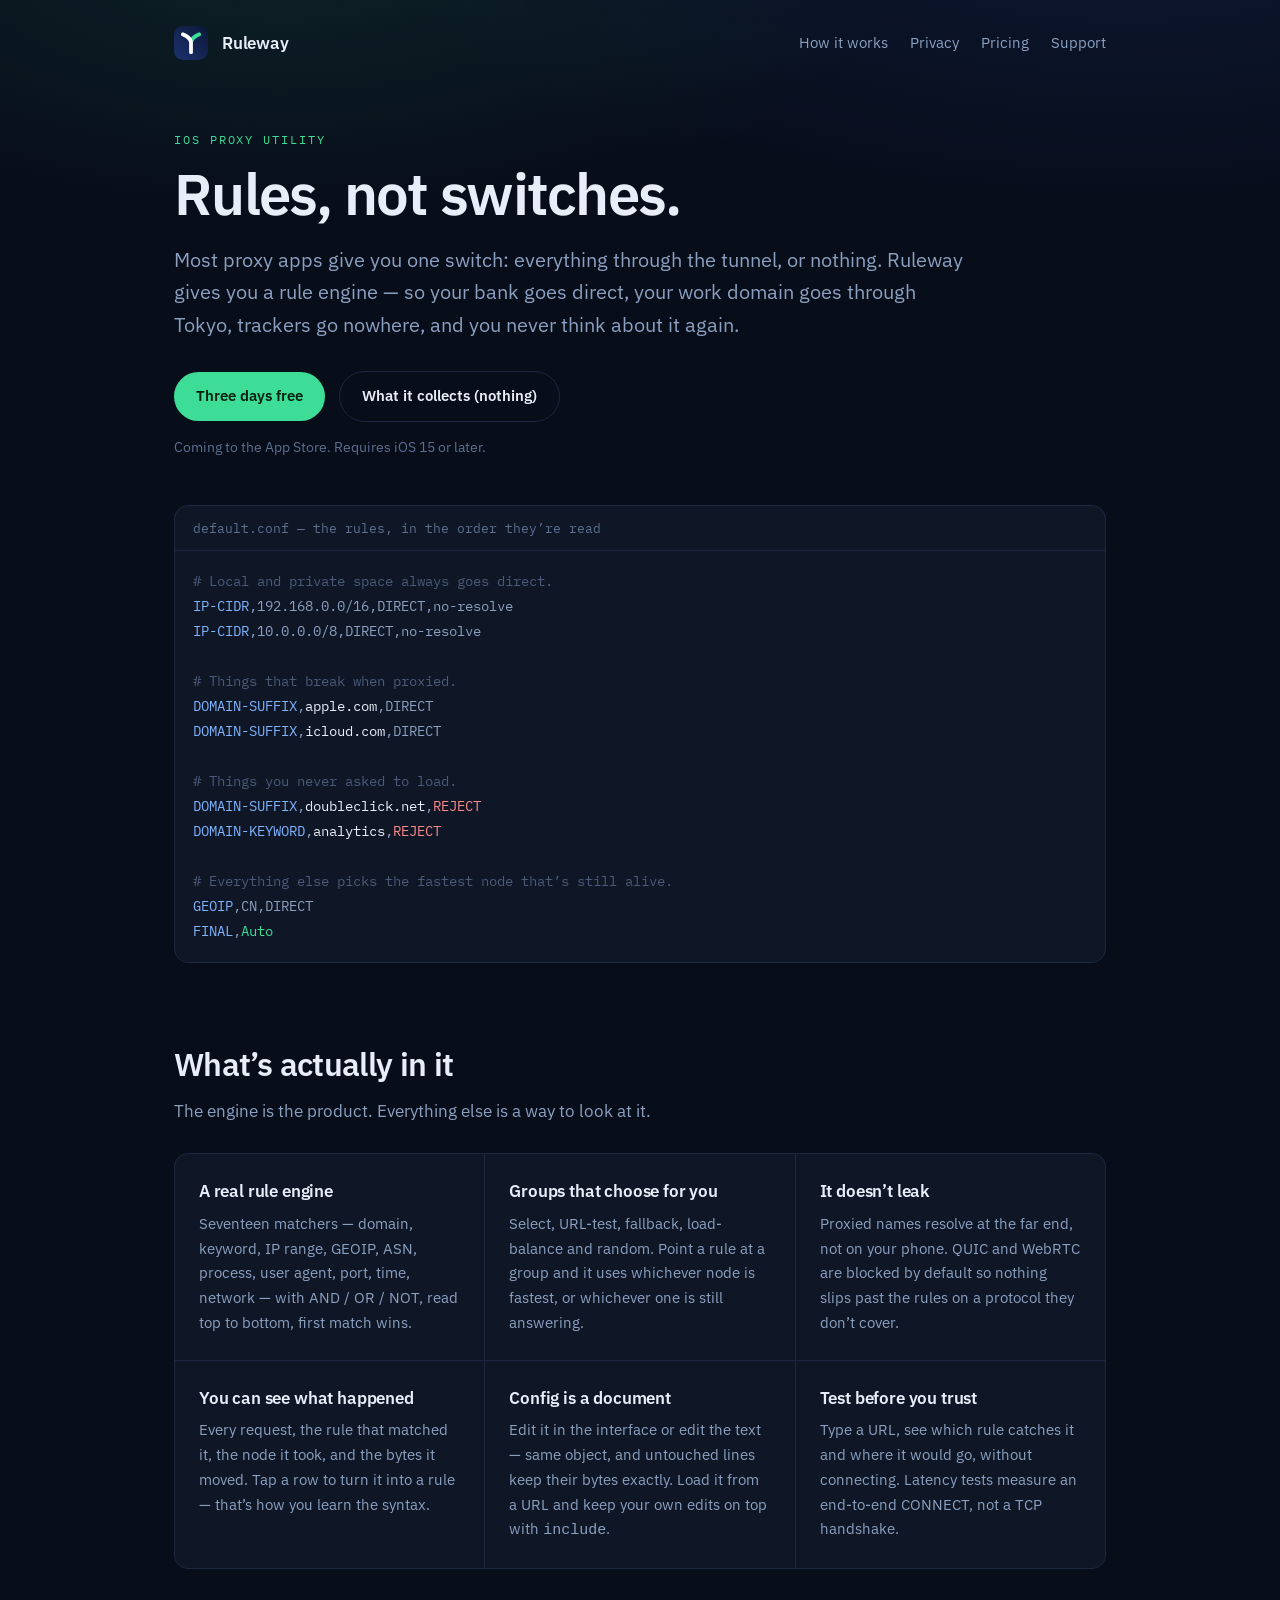
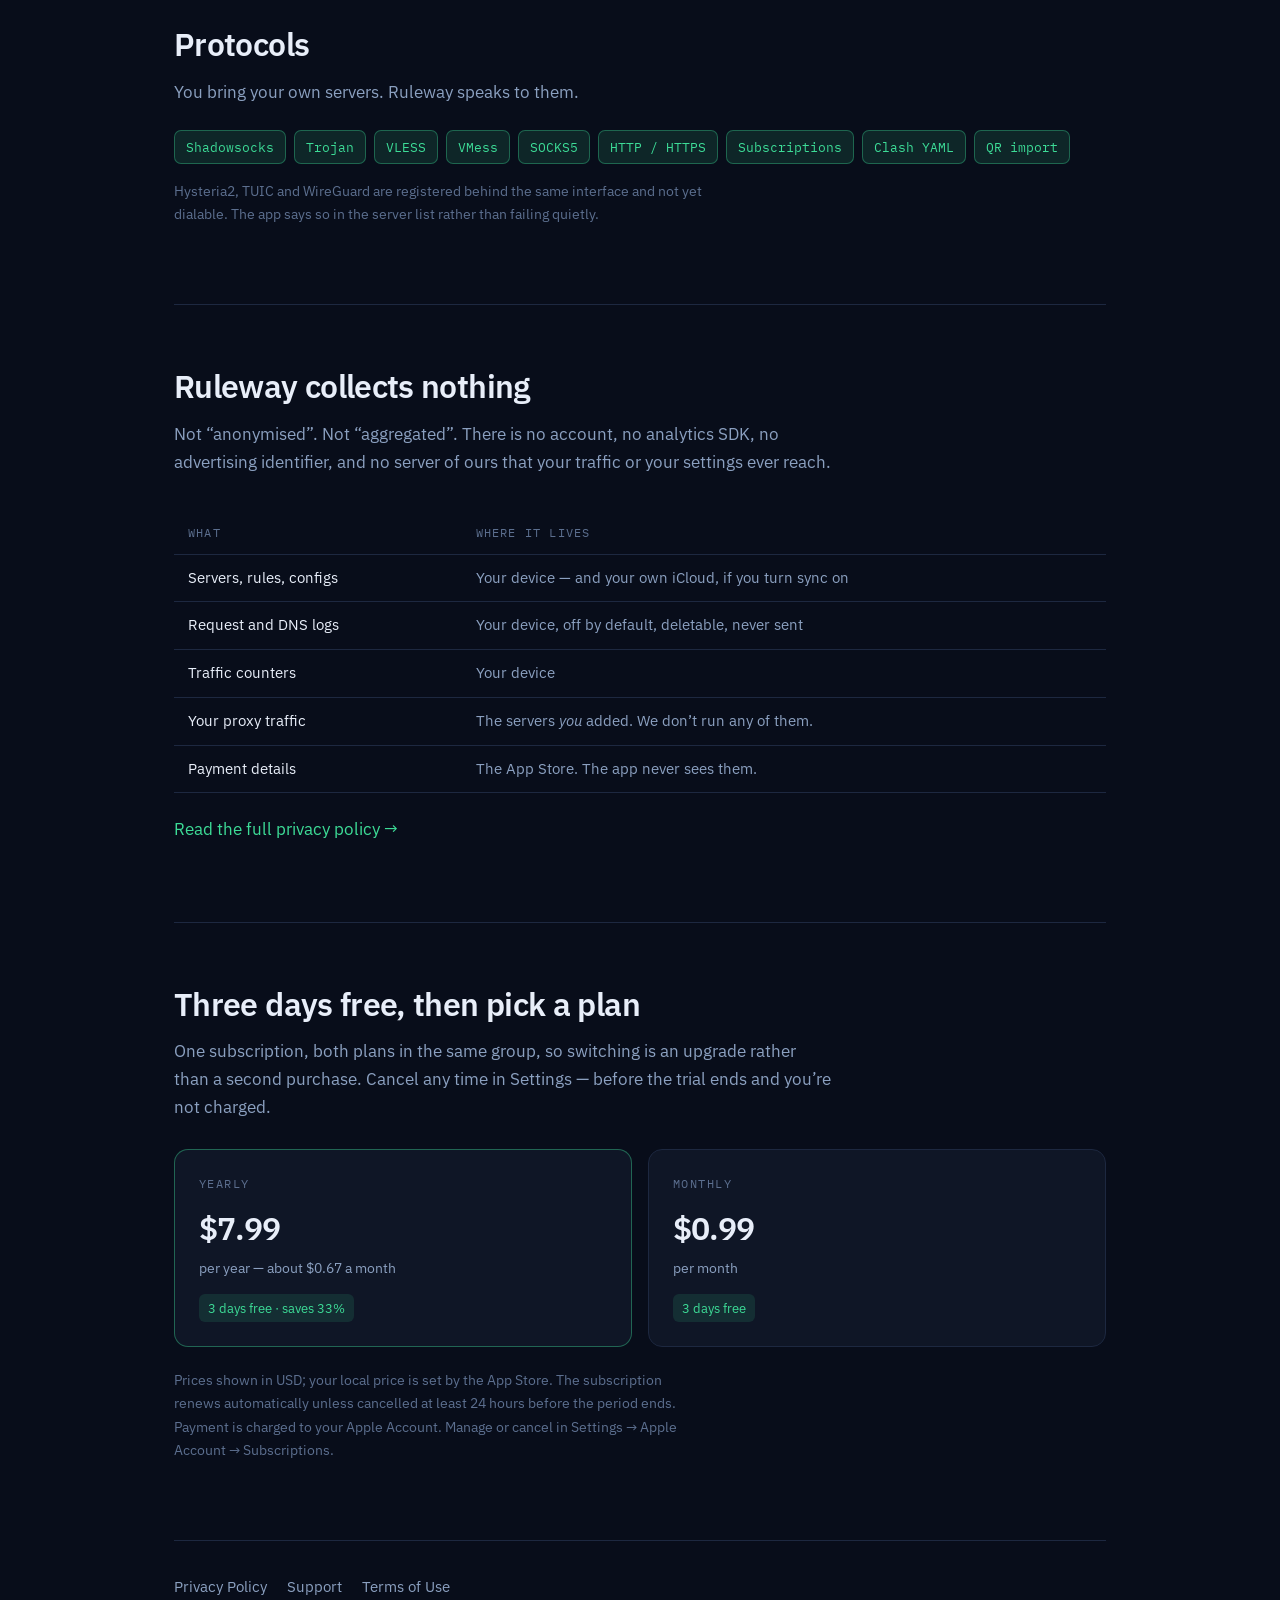
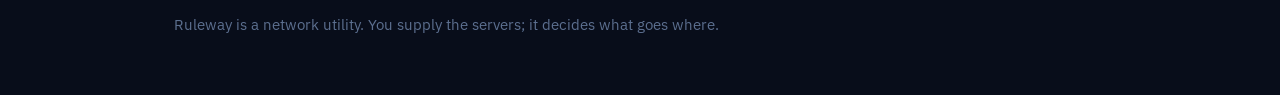
<file: index.html>
<!doctype html>
<html lang="en">
<head>
<meta charset="utf-8">
<meta name="viewport" content="width=device-width, initial-scale=1">
<title>Ruleway — a rule-based proxy client for iOS</title>
<meta name="description" content="Ruleway decides per site what gets proxied, blocked, or sent straight out. Shadowsocks, Trojan, VLESS, VMess, SOCKS5 and HTTP, with a real rule engine behind them.">
<meta name="theme-color" content="#080d1a">
<link rel="icon" href="icon.png">
<link rel="apple-touch-icon" href="icon.png">
<meta property="og:title" content="Ruleway — a rule-based proxy client for iOS">
<meta property="og:description" content="Rules, not switches. Decide per site what gets proxied, blocked, or sent straight out.">
<meta property="og:type" content="website">
<link rel="preconnect" href="https://fonts.googleapis.com">
<link rel="preconnect" href="https://fonts.gstatic.com" crossorigin>
<link rel="stylesheet" href="https://fonts.googleapis.com/css2?family=IBM+Plex+Mono:wght@400;500&family=IBM+Plex+Sans:wght@400;500;600&display=swap">
<link rel="stylesheet" href="style.css">
</head>
<body>

<div class="wrap">
  <header class="masthead">
    <img src="icon.png" alt="">
    <span class="name">Ruleway</span>
    <nav>
      <a href="#how">How it works</a>
      <a href="#privacy">Privacy</a>
      <a href="#pricing">Pricing</a>
      <a href="support.html">Support</a>
    </nav>
  </header>

  <div class="hero">
    <div class="eyebrow">iOS proxy utility</div>
    <h1>Rules, not switches.</h1>
    <p class="lede">
      Most proxy apps give you one switch: everything through the tunnel, or nothing.
      Ruleway gives you a rule engine — so your bank goes direct, your work domain goes
      through Tokyo, trackers go nowhere, and you never think about it again.
    </p>

    <div class="cta-row">
      <a class="btn" href="#pricing">Three days free</a>
      <a class="btn ghost" href="privacy.html">What it collects (nothing)</a>
    </div>
    <p class="note" style="margin-top:14px">Coming to the App Store. Requires iOS&nbsp;15 or later.</p>

    <div class="slab">
      <div class="slab-head">default.conf — the rules, in the order they’re read</div>
<pre><span class="c"># Local and private space always goes direct.</span>
<span class="k">IP-CIDR</span>,192.168.0.0/16,<span class="p-direct">DIRECT</span>,no-resolve
<span class="k">IP-CIDR</span>,10.0.0.0/8,<span class="p-direct">DIRECT</span>,no-resolve

<span class="c"># Things that break when proxied.</span>
<span class="k">DOMAIN-SUFFIX</span>,<span class="v">apple.com</span>,<span class="p-direct">DIRECT</span>
<span class="k">DOMAIN-SUFFIX</span>,<span class="v">icloud.com</span>,<span class="p-direct">DIRECT</span>

<span class="c"># Things you never asked to load.</span>
<span class="k">DOMAIN-SUFFIX</span>,<span class="v">doubleclick.net</span>,<span class="p-reject">REJECT</span>
<span class="k">DOMAIN-KEYWORD</span>,<span class="v">analytics</span>,<span class="p-reject">REJECT</span>

<span class="c"># Everything else picks the fastest node that’s still alive.</span>
<span class="k">GEOIP</span>,CN,<span class="p-direct">DIRECT</span>
<span class="k">FINAL</span>,<span class="p-proxy">Auto</span></pre>
    </div>
  </div>
</div>

<div class="wrap">
  <section id="how">
    <h2>What’s actually in it</h2>
    <p class="muted">
      The engine is the product. Everything else is a way to look at it.
    </p>

    <div class="grid">
      <div>
        <h3>A real rule engine</h3>
        <p>Seventeen matchers — domain, keyword, IP range, GEOIP, ASN, process, user agent, port,
          time, network — with AND / OR / NOT, read top to bottom, first match wins.</p>
      </div>
      <div>
        <h3>Groups that choose for you</h3>
        <p>Select, URL-test, fallback, load-balance and random. Point a rule at a group and it
          uses whichever node is fastest, or whichever one is still answering.</p>
      </div>
      <div>
        <h3>It doesn’t leak</h3>
        <p>Proxied names resolve at the far end, not on your phone. QUIC and WebRTC are blocked by
          default so nothing slips past the rules on a protocol they don’t cover.</p>
      </div>
      <div>
        <h3>You can see what happened</h3>
        <p>Every request, the rule that matched it, the node it took, and the bytes it moved.
          Tap a row to turn it into a rule — that’s how you learn the syntax.</p>
      </div>
      <div>
        <h3>Config is a document</h3>
        <p>Edit it in the interface or edit the text — same object, and untouched lines keep their
          bytes exactly. Load it from a URL and keep your own edits on top with <code>include</code>.</p>
      </div>
      <div>
        <h3>Test before you trust</h3>
        <p>Type a URL, see which rule catches it and where it would go, without connecting.
          Latency tests measure an end-to-end CONNECT, not a TCP handshake.</p>
      </div>
    </div>

    <h2 style="margin-top:56px">Protocols</h2>
    <p class="muted">You bring your own servers. Ruleway speaks to them.</p>
    <div class="chips">
      <span class="chip on">Shadowsocks</span>
      <span class="chip on">Trojan</span>
      <span class="chip on">VLESS</span>
      <span class="chip on">VMess</span>
      <span class="chip on">SOCKS5</span>
      <span class="chip on">HTTP / HTTPS</span>
      <span class="chip on">Subscriptions</span>
      <span class="chip on">Clash YAML</span>
      <span class="chip on">QR import</span>
    </div>
    <p class="note" style="margin-top:16px">
      Hysteria2, TUIC and WireGuard are registered behind the same interface and not yet dialable.
      The app says so in the server list rather than failing quietly.
    </p>
  </section>

  <section id="privacy">
    <h2>Ruleway collects nothing</h2>
    <p class="muted">
      Not “anonymised”. Not “aggregated”. There is no account, no analytics SDK, no advertising
      identifier, and no server of ours that your traffic or your settings ever reach.
    </p>

    <div class="table-scroll">
      <table>
        <thead>
          <tr><th>What</th><th>Where it lives</th></tr>
        </thead>
        <tbody>
          <tr><td>Servers, rules, configs</td><td>Your device — and your own iCloud, if you turn sync on</td></tr>
          <tr><td>Request and DNS logs</td><td>Your device, off by default, deletable, never sent</td></tr>
          <tr><td>Traffic counters</td><td>Your device</td></tr>
          <tr><td>Your proxy traffic</td><td>The servers <em>you</em> added. We don’t run any of them.</td></tr>
          <tr><td>Payment details</td><td>The App Store. The app never sees them.</td></tr>
        </tbody>
      </table>
    </div>
    <p style="margin-top:22px"><a href="privacy.html">Read the full privacy policy →</a></p>
  </section>

  <section id="pricing">
    <h2>Three days free, then pick a plan</h2>
    <p class="muted">
      One subscription, both plans in the same group, so switching is an upgrade rather than a
      second purchase. Cancel any time in Settings — before the trial ends and you’re not charged.
    </p>

    <div class="plans">
      <div class="plan best">
        <div class="term">Yearly</div>
        <div class="price">$7.99</div>
        <div class="per">per year — about $0.67 a month</div>
        <span class="tag">3 days free · saves 33%</span>
      </div>
      <div class="plan">
        <div class="term">Monthly</div>
        <div class="price">$0.99</div>
        <div class="per">per month</div>
        <span class="tag">3 days free</span>
      </div>
    </div>

    <p class="note" style="margin-top:22px">
      Prices shown in USD; your local price is set by the App Store. The subscription renews
      automatically unless cancelled at least 24 hours before the period ends. Payment is charged
      to your Apple Account. Manage or cancel in Settings → Apple Account → Subscriptions.
    </p>
  </section>
</div>

<div class="wrap">
  <footer>
    <nav>
      <a href="privacy.html">Privacy Policy</a>
      <a href="support.html">Support</a>
      <a href="https://www.apple.com/legal/internet-services/itunes/dev/stdeula/">Terms of Use</a>
    </nav>
    <div>Ruleway is a network utility. You supply the servers; it decides what goes where.</div>
  </footer>
</div>

</body>
</html>
</file>
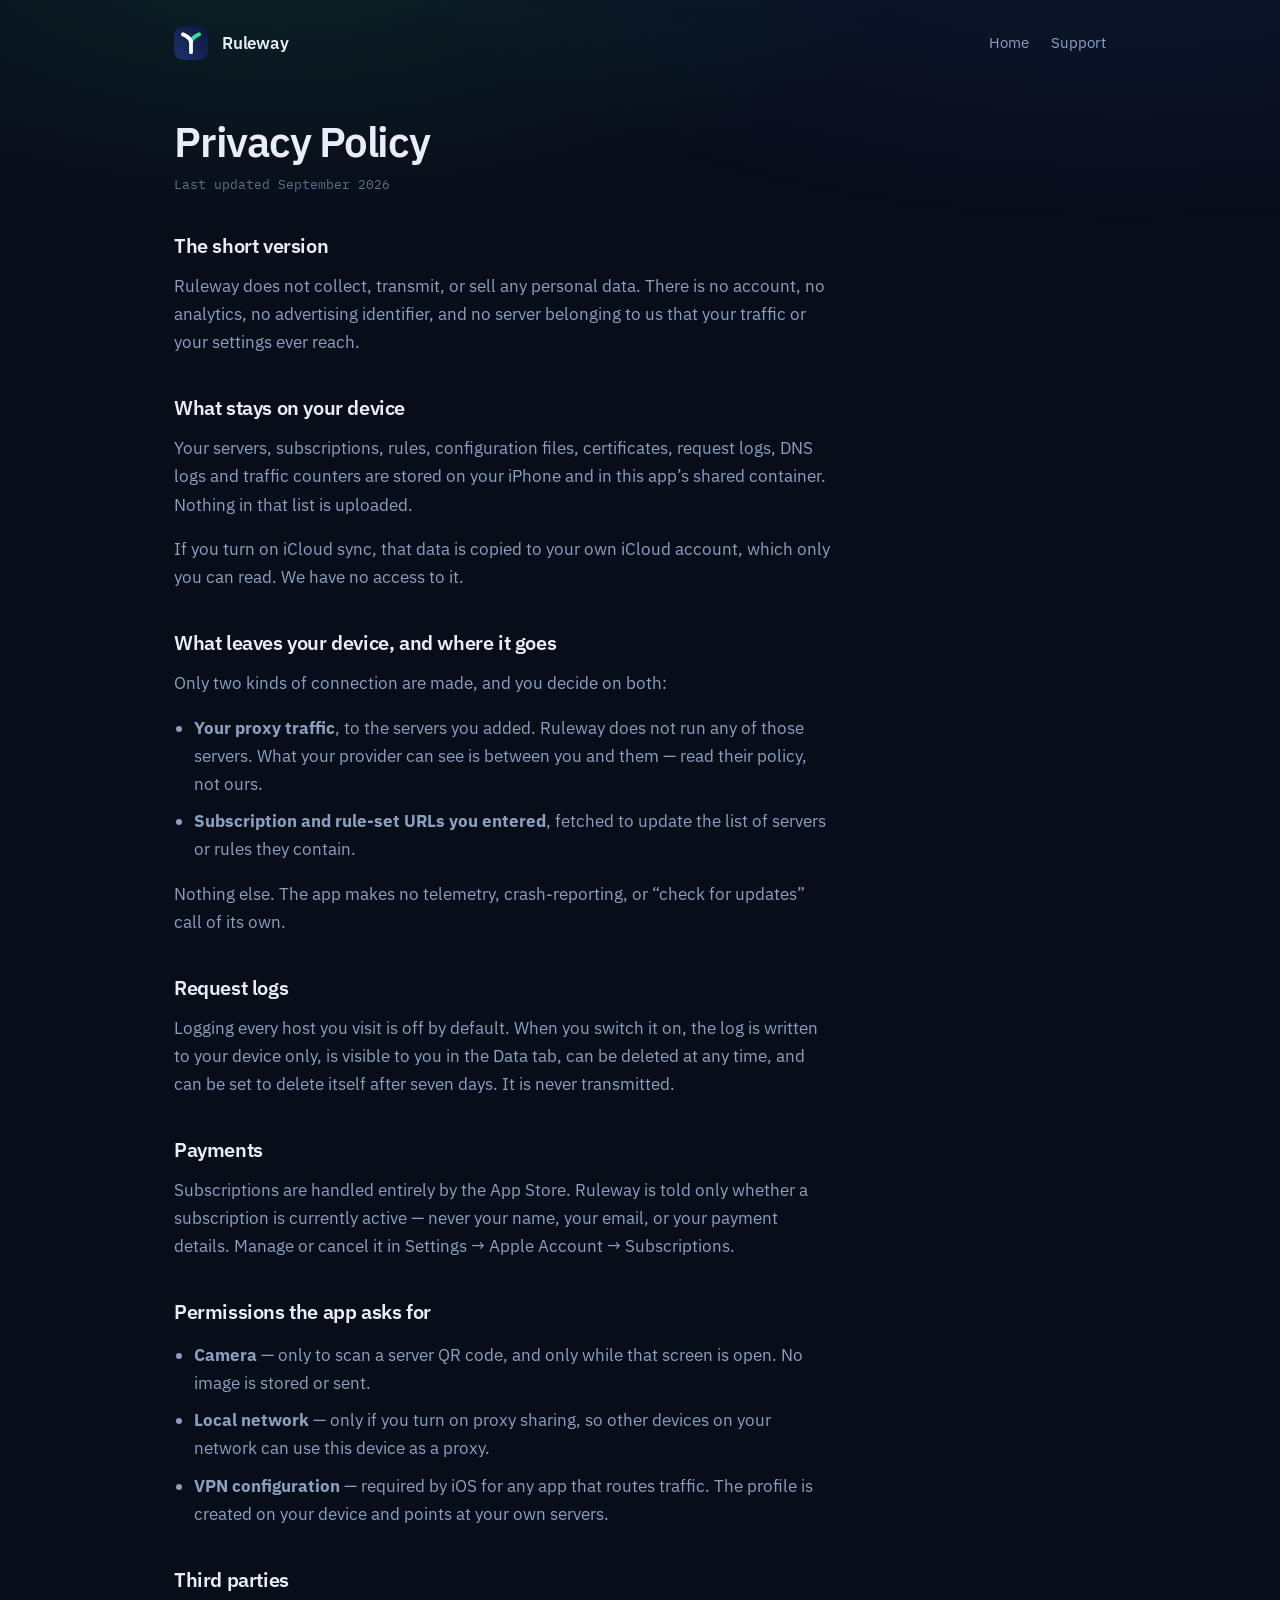
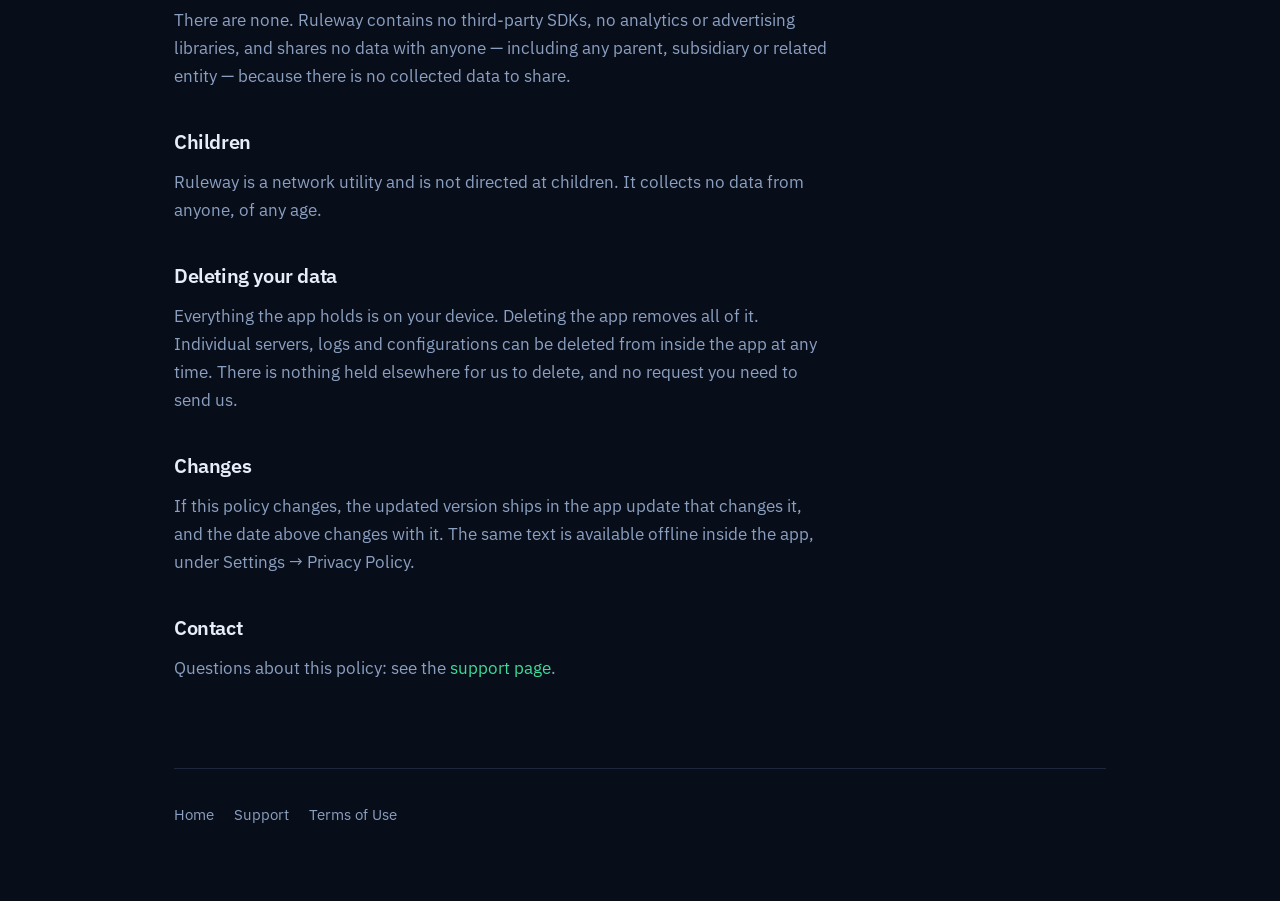
<file: privacy.html>
<!doctype html>
<html lang="en">
<head>
<meta charset="utf-8">
<meta name="viewport" content="width=device-width, initial-scale=1">
<title>Privacy Policy — Ruleway</title>
<meta name="description" content="Ruleway does not collect, transmit, or sell any personal data. This is the full policy.">
<meta name="theme-color" content="#080d1a">
<link rel="icon" href="icon.png">
<link rel="preconnect" href="https://fonts.googleapis.com">
<link rel="preconnect" href="https://fonts.gstatic.com" crossorigin>
<link rel="stylesheet" href="https://fonts.googleapis.com/css2?family=IBM+Plex+Mono:wght@400;500&family=IBM+Plex+Sans:wght@400;500;600&display=swap">
<link rel="stylesheet" href="style.css">
</head>
<body>

<div class="wrap">
  <header class="masthead">
    <a href="index.html" style="display:flex;align-items:center;gap:14px;color:inherit">
      <img src="icon.png" alt=""><span class="name">Ruleway</span>
    </a>
    <nav>
      <a href="index.html">Home</a>
      <a href="support.html">Support</a>
    </nav>
  </header>

  <div class="prose">
    <h1 style="font-size:clamp(2rem,5vw,2.6rem);margin-bottom:10px">Privacy Policy</h1>
    <p class="updated">Last updated September 2026</p>

    <h2>The short version</h2>
    <p class="muted">
      Ruleway does not collect, transmit, or sell any personal data. There is no account, no
      analytics, no advertising identifier, and no server belonging to us that your traffic or
      your settings ever reach.
    </p>

    <h2>What stays on your device</h2>
    <p class="muted">
      Your servers, subscriptions, rules, configuration files, certificates, request logs, DNS
      logs and traffic counters are stored on your iPhone and in this app’s shared container.
      Nothing in that list is uploaded.
    </p>
    <p class="muted">
      If you turn on iCloud sync, that data is copied to your own iCloud account, which only you
      can read. We have no access to it.
    </p>

    <h2>What leaves your device, and where it goes</h2>
    <p class="muted">Only two kinds of connection are made, and you decide on both:</p>
    <ul>
      <li><strong>Your proxy traffic</strong>, to the servers you added. Ruleway does not run any
        of those servers. What your provider can see is between you and them — read their policy,
        not ours.</li>
      <li><strong>Subscription and rule-set URLs you entered</strong>, fetched to update the list
        of servers or rules they contain.</li>
    </ul>
    <p class="muted">
      Nothing else. The app makes no telemetry, crash-reporting, or “check for updates” call of
      its own.
    </p>

    <h2>Request logs</h2>
    <p class="muted">
      Logging every host you visit is off by default. When you switch it on, the log is written to
      your device only, is visible to you in the Data tab, can be deleted at any time, and can be
      set to delete itself after seven days. It is never transmitted.
    </p>

    <h2>Payments</h2>
    <p class="muted">
      Subscriptions are handled entirely by the App Store. Ruleway is told only whether a
      subscription is currently active — never your name, your email, or your payment details.
      Manage or cancel it in Settings → Apple Account → Subscriptions.
    </p>

    <h2>Permissions the app asks for</h2>
    <ul>
      <li><strong>Camera</strong> — only to scan a server QR code, and only while that screen is
        open. No image is stored or sent.</li>
      <li><strong>Local network</strong> — only if you turn on proxy sharing, so other devices on
        your network can use this device as a proxy.</li>
      <li><strong>VPN configuration</strong> — required by iOS for any app that routes traffic.
        The profile is created on your device and points at your own servers.</li>
    </ul>

    <h2>Third parties</h2>
    <p class="muted">
      There are none. Ruleway contains no third-party SDKs, no analytics or advertising libraries,
      and shares no data with anyone — including any parent, subsidiary or related entity —
      because there is no collected data to share.
    </p>

    <h2>Children</h2>
    <p class="muted">
      Ruleway is a network utility and is not directed at children. It collects no data from
      anyone, of any age.
    </p>

    <h2>Deleting your data</h2>
    <p class="muted">
      Everything the app holds is on your device. Deleting the app removes all of it. Individual
      servers, logs and configurations can be deleted from inside the app at any time. There is
      nothing held elsewhere for us to delete, and no request you need to send us.
    </p>

    <h2>Changes</h2>
    <p class="muted">
      If this policy changes, the updated version ships in the app update that changes it, and the
      date above changes with it. The same text is available offline inside the app, under
      Settings → Privacy Policy.
    </p>

    <h2>Contact</h2>
    <p class="muted">
      Questions about this policy: see the <a href="support.html">support page</a>.
    </p>
  </div>
</div>

<div class="wrap">
  <footer>
    <nav>
      <a href="index.html">Home</a>
      <a href="support.html">Support</a>
      <a href="https://www.apple.com/legal/internet-services/itunes/dev/stdeula/">Terms of Use</a>
    </nav>
  </footer>
</div>

</body>
</html>
</file>
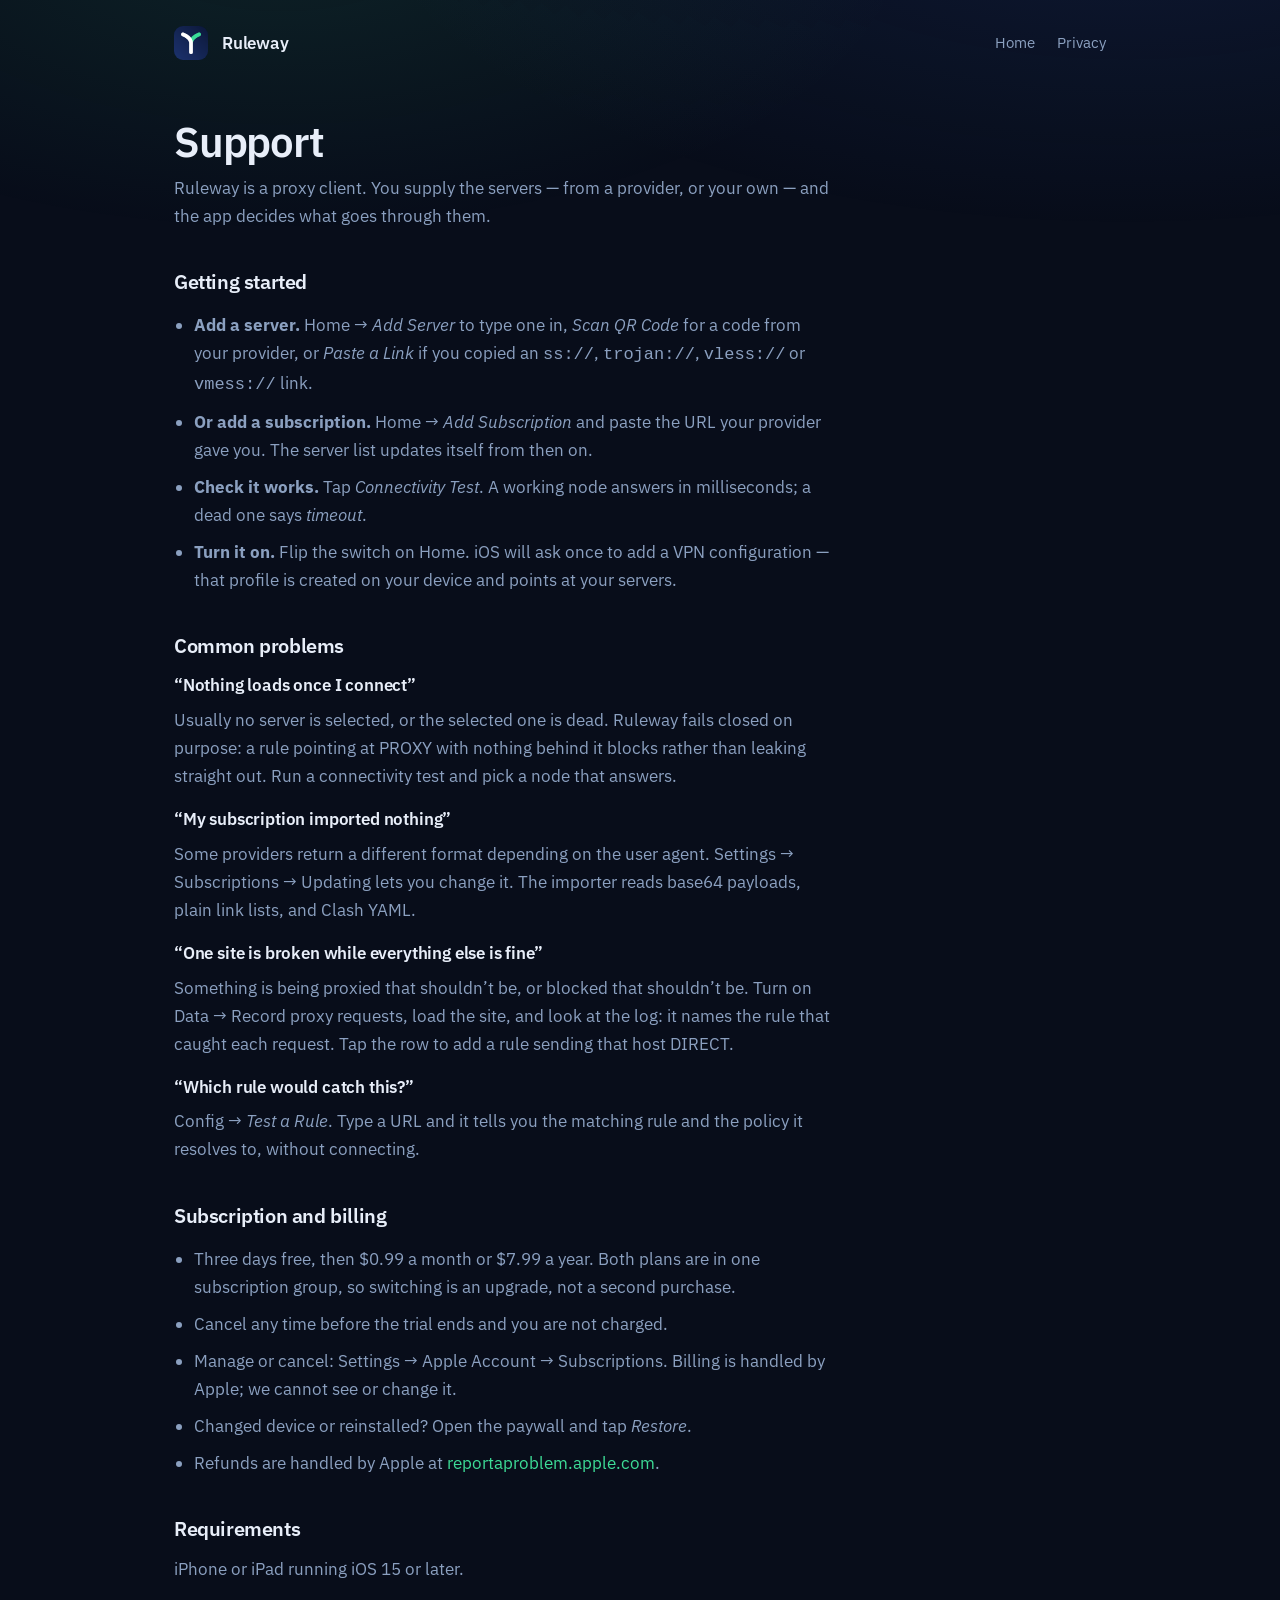
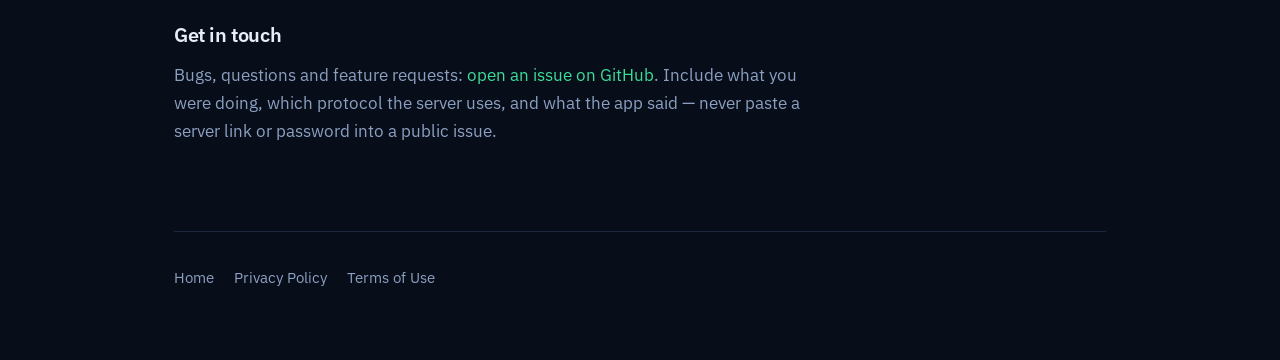
<file: support.html>
<!doctype html>
<html lang="en">
<head>
<meta charset="utf-8">
<meta name="viewport" content="width=device-width, initial-scale=1">
<title>Support — Ruleway</title>
<meta name="description" content="Getting started with Ruleway, common problems, and how to get in touch.">
<meta name="theme-color" content="#080d1a">
<link rel="icon" href="icon.png">
<link rel="preconnect" href="https://fonts.googleapis.com">
<link rel="preconnect" href="https://fonts.gstatic.com" crossorigin>
<link rel="stylesheet" href="https://fonts.googleapis.com/css2?family=IBM+Plex+Mono:wght@400;500&family=IBM+Plex+Sans:wght@400;500;600&display=swap">
<link rel="stylesheet" href="style.css">
</head>
<body>

<div class="wrap">
  <header class="masthead">
    <a href="index.html" style="display:flex;align-items:center;gap:14px;color:inherit">
      <img src="icon.png" alt=""><span class="name">Ruleway</span>
    </a>
    <nav>
      <a href="index.html">Home</a>
      <a href="privacy.html">Privacy</a>
    </nav>
  </header>

  <div class="prose">
    <h1 style="font-size:clamp(2rem,5vw,2.6rem);margin-bottom:10px">Support</h1>
    <p class="muted" style="margin-top:4px">
      Ruleway is a proxy client. You supply the servers — from a provider, or your own — and the
      app decides what goes through them.
    </p>

    <h2>Getting started</h2>
    <ul>
      <li><strong>Add a server.</strong> Home → <em>Add Server</em> to type one in,
        <em>Scan QR Code</em> for a code from your provider, or <em>Paste a Link</em> if you
        copied an <code>ss://</code>, <code>trojan://</code>, <code>vless://</code> or
        <code>vmess://</code> link.</li>
      <li><strong>Or add a subscription.</strong> Home → <em>Add Subscription</em> and paste the
        URL your provider gave you. The server list updates itself from then on.</li>
      <li><strong>Check it works.</strong> Tap <em>Connectivity Test</em>. A working node answers
        in milliseconds; a dead one says <em>timeout</em>.</li>
      <li><strong>Turn it on.</strong> Flip the switch on Home. iOS will ask once to add a VPN
        configuration — that profile is created on your device and points at your servers.</li>
    </ul>

    <h2>Common problems</h2>

    <h3>“Nothing loads once I connect”</h3>
    <p class="muted">
      Usually no server is selected, or the selected one is dead. Ruleway fails closed on purpose:
      a rule pointing at PROXY with nothing behind it blocks rather than leaking straight out.
      Run a connectivity test and pick a node that answers.
    </p>

    <h3>“My subscription imported nothing”</h3>
    <p class="muted">
      Some providers return a different format depending on the user agent. Settings →
      Subscriptions → Updating lets you change it. The importer reads base64 payloads, plain link
      lists, and Clash YAML.
    </p>

    <h3>“One site is broken while everything else is fine”</h3>
    <p class="muted">
      Something is being proxied that shouldn’t be, or blocked that shouldn’t be. Turn on Data →
      Record proxy requests, load the site, and look at the log: it names the rule that caught each
      request. Tap the row to add a rule sending that host DIRECT.
    </p>

    <h3>“Which rule would catch this?”</h3>
    <p class="muted">
      Config → <em>Test a Rule</em>. Type a URL and it tells you the matching rule and the policy
      it resolves to, without connecting.
    </p>

    <h2>Subscription and billing</h2>
    <ul>
      <li>Three days free, then $0.99 a month or $7.99 a year. Both plans are in one subscription
        group, so switching is an upgrade, not a second purchase.</li>
      <li>Cancel any time before the trial ends and you are not charged.</li>
      <li>Manage or cancel: Settings → Apple Account → Subscriptions. Billing is handled by Apple;
        we cannot see or change it.</li>
      <li>Changed device or reinstalled? Open the paywall and tap <em>Restore</em>.</li>
      <li>Refunds are handled by Apple at
        <a href="https://reportaproblem.apple.com">reportaproblem.apple.com</a>.</li>
    </ul>

    <h2>Requirements</h2>
    <p class="muted">iPhone or iPad running iOS 15 or later.</p>

    <h2>Get in touch</h2>
    <p class="muted">
      Bugs, questions and feature requests:
      <a href="https://github.com/AbdulQadir0731/ruleway/issues">open an issue on GitHub</a>.
      Include what you were doing, which protocol the server uses, and what the app said —
      never paste a server link or password into a public issue.
    </p>
  </div>
</div>

<div class="wrap">
  <footer>
    <nav>
      <a href="index.html">Home</a>
      <a href="privacy.html">Privacy Policy</a>
      <a href="https://www.apple.com/legal/internet-services/itunes/dev/stdeula/">Terms of Use</a>
    </nav>
  </footer>
</div>

</body>
</html>
</file>
<file: style.css>
/* Ruleway — the product's own palette: the icon's ink ground and its one green.
   Committed to a single dark world on purpose, so every colour is stated. */

:root {
  --ink: #080d1a;
  --raised: #0f1626;
  --raised-2: #131c2f;
  --line: #1d2840;
  --text: #e8eef9;
  --muted: #8ba0c0;
  --faint: #5c6f8f;
  --accent: #3ddc97;
  --accent-soft: rgba(61, 220, 151, 0.12);
  --warn: #f2b950;
  --radius: 14px;
  --measure: 66ch;
}

* { box-sizing: border-box; }

html { -webkit-text-size-adjust: 100%; }

body {
  margin: 0;
  background: var(--ink);
  color: var(--text);
  font-family: "IBM Plex Sans", -apple-system, BlinkMacSystemFont, "Segoe UI", sans-serif;
  font-size: 17px;
  line-height: 1.65;
  font-weight: 400;
  -webkit-font-smoothing: antialiased;
}

/* A single soft light source behind the hero, so the page has depth without
   the page-wide gradient every other proxy site uses. */
body::before {
  content: "";
  position: fixed;
  inset: 0 0 auto 0;
  height: 620px;
  background: radial-gradient(900px 420px at 22% -10%, rgba(61, 220, 151, 0.10), transparent 70%),
              radial-gradient(1100px 500px at 88% -20%, rgba(45, 92, 190, 0.16), transparent 70%);
  pointer-events: none;
  z-index: 0;
}

.wrap { position: relative; z-index: 1; max-width: 980px; margin: 0 auto; padding: 0 24px; }

a { color: var(--accent); text-decoration: none; }
a:hover { text-decoration: underline; }
a:focus-visible { outline: 2px solid var(--accent); outline-offset: 3px; border-radius: 4px; }

/* ---------- masthead ---------- */

.masthead {
  display: flex;
  align-items: center;
  gap: 14px;
  padding: 26px 0;
}
.masthead img { width: 34px; height: 34px; border-radius: 9px; display: block; }
.masthead .name { font-weight: 600; letter-spacing: -0.01em; }
.masthead nav { margin-left: auto; display: flex; gap: 22px; font-size: 15px; }
.masthead nav a { color: var(--muted); }
.masthead nav a:hover { color: var(--text); text-decoration: none; }

/* ---------- hero ---------- */

.hero { padding: 44px 0 20px; }

.eyebrow {
  font-family: "IBM Plex Mono", ui-monospace, SFMono-Regular, Menlo, monospace;
  font-size: 12px;
  letter-spacing: 0.16em;
  text-transform: uppercase;
  color: var(--accent);
}

h1 {
  font-size: clamp(2.3rem, 6vw, 3.6rem);
  line-height: 1.05;
  letter-spacing: -0.03em;
  font-weight: 600;
  margin: 14px 0 0;
  text-wrap: balance;
  max-width: 15ch;
}

.lede {
  font-size: clamp(1.05rem, 2.2vw, 1.22rem);
  color: var(--muted);
  max-width: var(--measure);
  margin: 20px 0 0;
}

.cta-row { display: flex; flex-wrap: wrap; gap: 14px; align-items: center; margin-top: 30px; }

.btn {
  display: inline-block;
  background: var(--accent);
  color: #06210f;
  font-weight: 600;
  font-size: 15px;
  padding: 12px 22px;
  border-radius: 999px;
}
.btn:hover { text-decoration: none; filter: brightness(1.08); }
.btn.ghost { background: transparent; color: var(--text); border: 1px solid var(--line); }
.btn.ghost:hover { border-color: var(--accent); color: var(--accent); filter: none; }

.note { font-size: 14px; color: var(--faint); }

/* ---------- the rule slab: the product, shown rather than described ---------- */

.slab {
  margin: 46px 0 0;
  background: var(--raised);
  border: 1px solid var(--line);
  border-radius: var(--radius);
  overflow: hidden;
}
.slab-head {
  display: flex;
  align-items: center;
  gap: 10px;
  padding: 12px 18px;
  border-bottom: 1px solid var(--line);
  font-family: "IBM Plex Mono", ui-monospace, monospace;
  font-size: 12.5px;
  color: var(--faint);
}
.slab pre {
  margin: 0;
  padding: 18px;
  overflow-x: auto;
  font-family: "IBM Plex Mono", ui-monospace, SFMono-Regular, Menlo, monospace;
  font-size: 13.5px;
  line-height: 1.85;
  color: var(--muted);
}
.slab .k { color: #7fb4ff; }
.slab .v { color: var(--text); }
.slab .p-proxy { color: var(--accent); }
.slab .p-direct { color: #8ba0c0; }
.slab .p-reject { color: #ff8a8a; }
.slab .c { color: #4a5a78; }

/* ---------- sections ---------- */

section { padding: 62px 0; }
section + section { border-top: 1px solid var(--line); }

h2 {
  font-size: clamp(1.5rem, 3.2vw, 2rem);
  line-height: 1.2;
  letter-spacing: -0.02em;
  font-weight: 600;
  margin: 0 0 14px;
  text-wrap: balance;
}
h3 { font-size: 1.05rem; font-weight: 600; margin: 0 0 6px; letter-spacing: -0.01em; }
p { margin: 0 0 16px; max-width: var(--measure); }
p.muted { color: var(--muted); }

.grid {
  display: grid;
  grid-template-columns: repeat(auto-fit, minmax(248px, 1fr));
  gap: 1px;
  background: var(--line);
  border: 1px solid var(--line);
  border-radius: var(--radius);
  overflow: hidden;
  margin-top: 28px;
}
.grid > div { background: var(--raised); padding: 24px; }
.grid p { color: var(--muted); font-size: 15px; margin: 0; }

/* Protocol chips — the terms people actually search for. */
.chips { display: flex; flex-wrap: wrap; gap: 8px; margin-top: 24px; }
.chip {
  font-family: "IBM Plex Mono", ui-monospace, monospace;
  font-size: 12.5px;
  padding: 6px 11px;
  border: 1px solid var(--line);
  border-radius: 7px;
  color: var(--muted);
  background: var(--raised);
}
.chip.on { color: var(--accent); border-color: rgba(61, 220, 151, 0.35); background: var(--accent-soft); }

/* Pricing */
.plans { display: grid; grid-template-columns: repeat(auto-fit, minmax(230px, 1fr)); gap: 16px; margin-top: 28px; }
.plan { background: var(--raised); border: 1px solid var(--line); border-radius: var(--radius); padding: 24px; }
.plan.best { border-color: rgba(61, 220, 151, 0.4); }
.plan .term { font-family: "IBM Plex Mono", monospace; font-size: 12px; letter-spacing: 0.12em; text-transform: uppercase; color: var(--faint); }
.plan .price { font-size: 2rem; font-weight: 600; letter-spacing: -0.03em; margin: 8px 0 2px; }
.plan .per { color: var(--muted); font-size: 14px; }
.plan .tag { display: inline-block; margin-top: 14px; font-size: 12.5px; color: var(--accent); background: var(--accent-soft); padding: 4px 9px; border-radius: 6px; }

/* Prose pages */
.prose { padding: 20px 0 70px; }
.prose h2 { margin-top: 40px; font-size: 1.25rem; }
.prose ul { max-width: var(--measure); color: var(--muted); padding-left: 20px; }
.prose li { margin-bottom: 9px; }
.updated { font-family: "IBM Plex Mono", monospace; font-size: 12.5px; color: var(--faint); }

table { border-collapse: collapse; width: 100%; margin-top: 20px; font-size: 15px; }
th, td { text-align: left; padding: 11px 14px; border-bottom: 1px solid var(--line); }
th { font-family: "IBM Plex Mono", monospace; font-size: 12px; letter-spacing: 0.1em; text-transform: uppercase; color: var(--faint); font-weight: 400; }
td { color: var(--muted); }
td:first-child { color: var(--text); }
.table-scroll { overflow-x: auto; }

footer {
  border-top: 1px solid var(--line);
  padding: 34px 0 60px;
  color: var(--faint);
  font-size: 14.5px;
}
footer nav { display: flex; flex-wrap: wrap; gap: 20px; margin-bottom: 14px; }
footer nav a { color: var(--muted); }

@media (prefers-reduced-motion: no-preference) {
  a, .btn { transition: color .15s ease, border-color .15s ease, filter .15s ease; }
}
</file>
